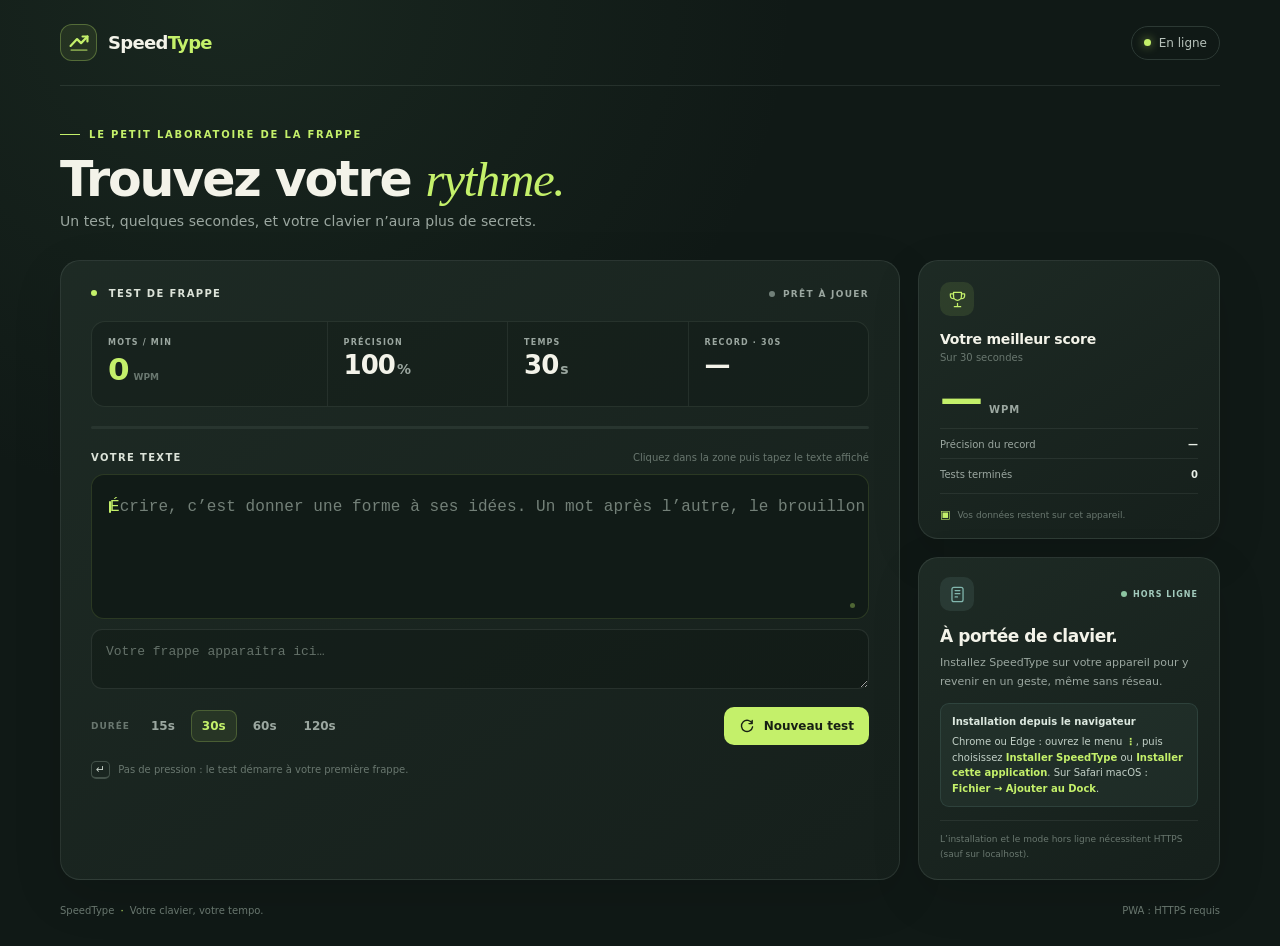
<file: index.html>
<!doctype html>
<html lang="fr">
<head>
  <meta charset="utf-8">
  <meta name="viewport" content="width=device-width, initial-scale=1, viewport-fit=cover">
  <meta name="theme-color" content="#101916">
  <meta name="description" content="Entraînez votre vitesse de frappe avec SpeedType, même hors ligne.">
  <meta name="application-name" content="SpeedType">
  <meta name="apple-mobile-web-app-capable" content="yes">
  <meta name="apple-mobile-web-app-title" content="SpeedType">
  <meta name="apple-mobile-web-app-status-bar-style" content="black-translucent">
  <meta name="mobile-web-app-capable" content="yes">
  <meta name="color-scheme" content="dark">
  <link rel="manifest" href="./manifest.json">
  <link rel="icon" type="image/png" sizes="192x192" href="./icons/icon-192.png">
  <link rel="apple-touch-icon" href="./icons/apple-touch-icon.png">
  <link rel="stylesheet" href="./styles.css">
  <title>SpeedType — Le rythme est à vous</title>
</head>
<body>
  <div class="app-shell">
    <header class="topbar">
      <a class="brand" href="./" aria-label="SpeedType, accueil">
        <span class="brand-mark" aria-hidden="true"><svg viewBox="0 0 40 40" fill="none"><path d="M7 24.5 17 14l6.2 6.2L33 10" stroke="currentColor" stroke-width="3.4" stroke-linecap="round" stroke-linejoin="round"/><path d="M25.5 10H33v7.5" stroke="currentColor" stroke-width="3.4" stroke-linecap="round" stroke-linejoin="round"/><path d="M8 31h24" stroke="currentColor" stroke-width="2.4" stroke-linecap="round" opacity=".55"/></svg></span>
        <span class="brand-name">Speed<span>Type</span></span>
      </a>
      <div class="header-actions">
        <span class="connection-pill" id="connectionStatus"><span class="status-dot"></span><span id="connectionLabel">En ligne</span></span>
        <button class="button button-install" id="installButton" type="button" hidden><svg viewBox="0 0 20 20" aria-hidden="true"><path d="M10 2v10m0 0 4-4m-4 4L6 8M3 14v3h14v-3"/></svg> Installer SpeedType</button>
      </div>
    </header>

    <main>
      <section class="intro" aria-labelledby="pageTitle">
        <div class="eyebrow"><span class="eyebrow-line"></span> LE PETIT LABORATOIRE DE LA FRAPPE</div>
        <h1 id="pageTitle">Trouvez votre <em>rythme.</em></h1>
        <p class="intro-copy">Un test, quelques secondes, et votre clavier n’aura plus de secrets.</p>
      </section>

      <section class="update-banner" id="updateBanner" hidden aria-live="polite">
        <span class="update-symbol" aria-hidden="true">↻</span>
        <div><strong>Une mise à jour de SpeedType est prête.</strong><span>Vos records et réglages sont conservés.</span></div>
        <button id="updateButton" class="button button-update" type="button">Mettre à jour</button>
        <button id="dismissUpdate" class="icon-button" type="button" aria-label="Plus tard">×</button>
      </section>

      <section class="game-layout" aria-label="Test de vitesse de frappe">
        <div class="game-card">
          <div class="card-topline">
            <div class="section-label"><span class="label-dot"></span> TEST DE FRAPPE</div>
            <div class="run-state" id="runState"><span class="run-dot"></span><span id="runStateText">PRÊT À JOUER</span></div>
          </div>

          <div class="metrics" aria-label="Statistiques en direct">
            <div class="metric metric-primary"><span class="metric-label">MOTS / MIN</span><strong id="wpmValue">0</strong><span class="metric-unit">WPM</span></div>
            <div class="metric"><span class="metric-label">PRÉCISION</span><strong id="accuracyValue">100<span class="metric-small">%</span></strong></div>
            <div class="metric"><span class="metric-label">TEMPS</span><strong id="timeValue">30<span class="metric-small">s</span></strong></div>
            <div class="metric"><span class="metric-label">RECORD · <span id="recordDurationLabel">30</span>S</span><strong id="recordValue">—</strong></div>
          </div>

          <div class="progress-track" aria-hidden="true"><div class="progress-fill" id="progressFill"></div></div>

          <div class="text-label-row"><label for="typingInput" class="section-label">VOTRE TEXTE</label><span class="hint">Cliquez dans la zone puis tapez le texte affiché</span></div>
          <div class="passage-box" id="passageBox" tabindex="0" role="button" aria-label="Texte à recopier. Cliquez pour commencer le test.">
            <p id="passageText" class="passage-text"></p>
            <span class="passage-caret" aria-hidden="true"></span>
          </div>
          <label for="typingInput" class="visually-hidden">Saisissez le texte affiché ci-dessus</label>
          <textarea id="typingInput" class="typing-input" rows="2" autocapitalize="off" autocomplete="off" autocorrect="off" spellcheck="false" placeholder="Votre frappe apparaîtra ici…" aria-describedby="typingHelp"></textarea>
          <span id="typingHelp" class="visually-hidden">Le chronomètre commence dès votre première lettre. Le collage est désactivé pour garder le test équitable.</span>

          <div class="game-controls">
            <div class="duration-control" role="group" aria-label="Durée du test">
              <span class="control-caption">DURÉE</span>
              <button class="duration-button" data-duration="15" type="button" aria-pressed="false">15s</button>
              <button class="duration-button is-selected" data-duration="30" type="button" aria-pressed="true">30s</button>
              <button class="duration-button" data-duration="60" type="button" aria-pressed="false">60s</button>
              <button class="duration-button" data-duration="120" type="button" aria-pressed="false">120s</button>
            </div>
            <button id="restartButton" class="button button-primary" type="button"><svg viewBox="0 0 20 20" aria-hidden="true"><path d="M16.5 7A7 7 0 1 0 17 11M16.5 3v4h-4"/></svg><span>Nouveau test</span></button>
          </div>
          <p class="keyboard-note"><span class="keycap">↵</span> Pas de pression : le test démarre à votre première frappe.</p>
        </div>

        <aside class="side-column">
          <section class="side-card record-card" aria-labelledby="recordHeading">
            <div class="side-icon trophy-icon" aria-hidden="true"><svg viewBox="0 0 24 24"><path d="M8 21h8m-4-4v4m-5-18h10v5a5 5 0 0 1-10 0V3Zm10 2h4v2a4 4 0 0 1-4 4M7 5H3v2a4 4 0 0 0 4 4"/></svg></div>
            <div class="side-card-heading"><h2 id="recordHeading">Votre meilleur score</h2><span id="recordSubheading">Sur 30 secondes</span></div>
            <div class="best-score"><strong id="bestWpm">—</strong><span>WPM</span></div>
            <div class="record-detail"><span>Précision du record</span><strong id="bestAccuracy">—</strong></div>
            <div class="record-detail"><span>Tests terminés</span><strong id="testsCount">0</strong></div>
            <p class="local-note"><span class="lock-icon" aria-hidden="true">▣</span> Vos données restent sur cet appareil.</p>
          </section>

          <section class="side-card install-card" id="installHelpCard" aria-labelledby="installHeading">
            <div class="install-card-top"><div class="side-icon install-icon" aria-hidden="true"><svg viewBox="0 0 24 24"><rect x="5" y="3" width="14" height="18" rx="2.5"/><path d="M9 7h6m-6 4h6m-6 4h3"/></svg></div><span class="offline-tag"><span></span> HORS LIGNE</span></div>
            <h2 id="installHeading">À portée de clavier.</h2>
            <p>Installez SpeedType sur votre appareil pour y revenir en un geste, même sans réseau.</p>
            <div id="iosHelp" class="install-instructions" hidden>
              <strong>Sur iPhone ou iPad · Safari</strong>
              <ol><li>Ouvrez ce site dans Safari.</li><li>Appuyez sur le bouton de partage <span aria-label="partager">□↑</span>.</li><li>Choisissez <b>Sur l’écran d’accueil</b>.</li><li>Confirmez avec <b>Ajouter</b>.</li></ol>
            </div>
            <div id="desktopHelp" class="install-instructions" hidden>
              <strong>Installation depuis le navigateur</strong>
              <p>Chrome ou Edge : ouvrez le menu <b>⋮</b>, puis choisissez <b>Installer SpeedType</b> ou <b>Installer cette application</b>. Sur Safari macOS : <b>Fichier → Ajouter au Dock</b>.</p>
            </div>
            <div id="androidHelp" class="install-instructions" hidden>
              <strong>Installation sur Android</strong>
              <p>Dans Chrome, ouvrez le menu <b>⋮</b> et choisissez <b>Installer l’application</b> ou <b>Ajouter à l’écran d’accueil</b>.</p>
            </div>
            <p id="installStatus" class="install-status" aria-live="polite">Le jeu et vos records fonctionnent aussi hors connexion.</p>
          </section>
        </aside>
      </section>

      <section class="result-panel" id="resultPanel" hidden aria-live="polite">
        <div class="result-mark" aria-hidden="true">✓</div><div class="result-copy"><span class="eyebrow">TEST TERMINÉ</span><h2 id="resultTitle">Bien joué !</h2><p id="resultSummary"></p></div><div class="result-stats"><div><span>WPM</span><strong id="resultWpm">0</strong></div><div><span>PRÉCISION</span><strong id="resultAccuracy">100%</strong></div><div><span>ERREURS</span><strong id="resultErrors">0</strong></div></div>
      </section>

      <footer class="footer"><span>SpeedType <span class="footer-dot">·</span> Votre clavier, votre tempo.</span><span id="pwaStatus">Prêt à jouer</span></footer>
    </main>
  </div>
  <div id="toast" class="toast" role="status" aria-live="polite"></div>
  <script src="./app.js" defer></script>
</body>
</html>
</file>
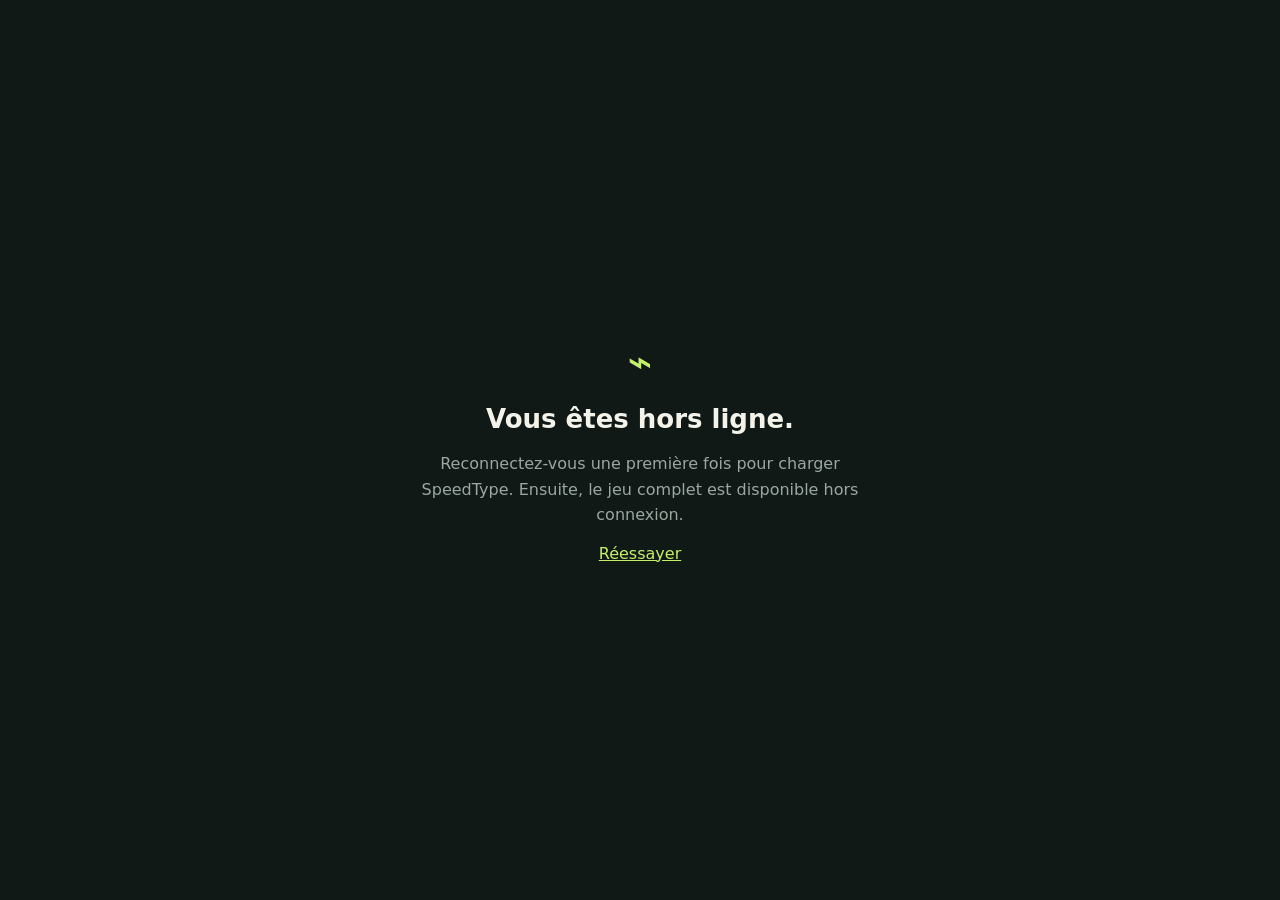
<file: offline.html>
<!doctype html><html lang="fr"><head><meta charset="utf-8"><meta name="viewport" content="width=device-width,initial-scale=1"><meta name="theme-color" content="#101916"><title>Hors ligne · SpeedType</title><style>body{margin:0;min-height:100vh;display:grid;place-items:center;background:#101916;color:#f3f3e9;font:16px system-ui,sans-serif;text-align:center}.box{max-width:440px;padding:32px}.mark{font-size:42px;color:#c4f06a}h1{font-size:26px}p{color:#9ba7a0;line-height:1.6}a{color:#c4f06a}</style></head><body><main class="box"><div class="mark" aria-hidden="true">⌁</div><h1>Vous êtes hors ligne.</h1><p>Reconnectez-vous une première fois pour charger SpeedType. Ensuite, le jeu complet est disponible hors connexion.</p><a href="./">Réessayer</a></main></body></html>
</file>
<file: styles.css>
:root{color-scheme:dark;--bg:#101916;--surface:#17211e;--surface-2:#1d2925;--line:#2c3934;--text:#f3f3e9;--muted:#9ba7a0;--muted-2:#69776f;--accent:#c4f06a;--accent-deep:#8eba3c;--coral:#ff856f;--blue:#82b7ae;--radius:20px;font-family:Inter,ui-sans-serif,system-ui,-apple-system,BlinkMacSystemFont,"Segoe UI",sans-serif;font-synthesis:none;text-rendering:optimizeLegibility}*{box-sizing:border-box}body{margin:0;min-width:320px;background:radial-gradient(ellipse at 18% 0%,rgba(72,111,80,.16),transparent 38%),var(--bg);color:var(--text);min-height:100vh;-webkit-font-smoothing:antialiased}button,textarea{font:inherit}button{touch-action:manipulation}.app-shell{width:min(1160px,calc(100% - 52px));margin:0 auto;padding-bottom:30px}.topbar{height:86px;border-bottom:1px solid rgba(206,223,210,.1);display:flex;align-items:center;justify-content:space-between}.brand{display:inline-flex;align-items:center;gap:11px;text-decoration:none;color:var(--text)}.brand-mark{display:grid;place-items:center;width:37px;height:37px;border:1px solid rgba(196,240,106,.3);border-radius:12px;color:var(--accent);background:rgba(196,240,106,.08)}.brand-mark svg{width:26px;height:26px}.brand-name{font-size:18px;font-weight:750;letter-spacing:-.7px}.brand-name span{color:var(--accent)}.header-actions{display:flex;align-items:center;gap:14px}.connection-pill{display:flex;gap:8px;align-items:center;color:#b7c2bb;font-size:12px;padding:9px 12px;border:1px solid var(--line);border-radius:999px}.status-dot,.run-dot{width:7px;height:7px;border-radius:50%;background:var(--accent);box-shadow:0 0 10px rgba(196,240,106,.65)}.connection-pill.is-offline .status-dot{background:var(--coral);box-shadow:0 0 10px rgba(255,133,111,.55)}.button{border:0;cursor:pointer;display:inline-flex;align-items:center;justify-content:center;gap:9px;transition:transform .16s ease,background .16s ease,color .16s ease}.button:hover{transform:translateY(-1px)}.button:focus-visible,.duration-button:focus-visible,.icon-button:focus-visible,.passage-box:focus-visible,textarea:focus-visible{outline:3px solid rgba(196,240,106,.6);outline-offset:3px}.button-install{border:1px solid rgba(196,240,106,.35);border-radius:11px;background:rgba(196,240,106,.1);color:var(--accent);font-size:12px;font-weight:700;padding:10px 14px}.button-install svg,.button-primary svg{width:16px;height:16px;fill:none;stroke:currentColor;stroke-width:1.7;stroke-linecap:round;stroke-linejoin:round}[hidden]{display:none!important}main{padding-top:43px}.intro{margin-bottom:31px}.eyebrow{display:flex;align-items:center;gap:9px;color:var(--accent);font-size:10px;font-weight:750;letter-spacing:1.8px}.eyebrow-line{width:20px;height:1px;background:var(--accent)}h1{margin:14px 0 8px;font-size:clamp(34px,5vw,49px);line-height:1.05;letter-spacing:-2.1px;font-weight:670}h1 em{font-family:Georgia,serif;font-weight:400;color:var(--accent);letter-spacing:-1.4px}.intro-copy{font-size:14px;color:var(--muted);margin:0;letter-spacing:.05px}.game-layout{display:grid;grid-template-columns:minmax(0,1fr) 302px;gap:18px;align-items:stretch}.game-card,.side-card,.result-panel{background:linear-gradient(145deg,rgba(30,43,37,.98),rgba(22,32,28,.98));border:1px solid rgba(202,220,206,.11);border-radius:var(--radius);box-shadow:0 16px 50px rgba(0,0,0,.12)}.game-card{padding:27px 30px 20px;min-width:0}.card-topline{display:flex;align-items:center;justify-content:space-between;margin-bottom:22px}.section-label{font-size:10px;font-weight:750;letter-spacing:1.35px;color:#dce3d9}.label-dot{display:inline-block;vertical-align:1px;margin-right:7px;width:6px;height:6px;background:var(--accent);border-radius:50%}.run-state{display:flex;gap:8px;align-items:center;font-size:9px;font-weight:750;letter-spacing:1.3px;color:var(--muted)}.run-state .run-dot{width:6px;height:6px;background:#718079;box-shadow:none}.run-state.is-running{color:var(--accent)}.run-state.is-running .run-dot{background:var(--accent);box-shadow:0 0 9px rgba(196,240,106,.6);animation:pulse 1.2s infinite}.run-state.is-done{color:var(--blue)}.run-state.is-done .run-dot{background:var(--blue)}@keyframes pulse{50%{opacity:.3}}.metrics{display:grid;grid-template-columns:1.3fr 1fr 1fr 1fr;border:1px solid rgba(212,226,210,.09);background:rgba(9,16,13,.25);border-radius:14px;overflow:hidden}.metric{min-height:84px;padding:16px 16px 13px;border-left:1px solid rgba(212,226,210,.08);position:relative}.metric:first-child{border-left:0}.metric-label{display:block;color:var(--muted);font-size:8px;font-weight:750;letter-spacing:1.2px;white-space:nowrap}.metric strong{font-size:26px;line-height:1.45;letter-spacing:-1px;font-weight:650;font-variant-numeric:tabular-nums}.metric-primary strong{color:var(--accent);font-size:31px}.metric-unit{color:var(--muted-2);font-size:9px;font-weight:700;margin-left:5px}.metric-small{font-size:14px;color:var(--muted);margin-left:2px}.progress-track{height:3px;background:#28352f;margin:19px 0 23px;border-radius:99px;overflow:hidden}.progress-fill{height:100%;width:0;background:var(--accent);transition:width .15s linear}.text-label-row{display:flex;align-items:center;justify-content:space-between;margin-bottom:11px}.hint{font-size:10px;color:var(--muted-2)}.passage-box{position:relative;min-height:145px;padding:17px 18px;background:#111b17;border:1px solid rgba(196,240,106,.14);border-radius:13px;cursor:text;overflow:hidden}.passage-box:focus{border-color:rgba(196,240,106,.43)}.passage-text{font-family:ui-monospace,SFMono-Regular,Menlo,Monaco,Consolas,monospace;font-size:clamp(14px,1.5vw,16px);line-height:1.95;letter-spacing:.08px;color:#738078;margin:0;user-select:none}.passage-text .correct{color:#dbe6d7}.passage-text .incorrect{color:var(--coral);background:rgba(255,133,111,.13);border-radius:2px}.passage-text .current{position:relative;color:var(--accent)}.passage-text .current:before{content:"";position:absolute;left:-1px;top:3px;bottom:3px;width:2px;background:var(--accent);border-radius:2px;animation:caretBlink 1s steps(2,start) infinite}@keyframes caretBlink{to{visibility:hidden}}.passage-caret{position:absolute;right:13px;bottom:10px;width:5px;height:5px;border-radius:50%;background:rgba(196,240,106,.35)}.typing-input{display:block;resize:vertical;width:100%;height:60px;min-height:60px;max-height:110px;margin-top:10px;padding:12px 14px;border:1px solid rgba(212,226,210,.1);border-radius:11px;background:rgba(9,16,13,.28);color:var(--text);font-family:ui-monospace,SFMono-Regular,Menlo,Monaco,Consolas,monospace;font-size:13px;line-height:1.5;outline:none;transition:border-color .2s}.typing-input::placeholder{color:#647169}.typing-input:focus{border-color:rgba(196,240,106,.36)}.typing-input:disabled{opacity:.6}.game-controls{display:flex;align-items:center;justify-content:space-between;gap:12px;margin-top:18px}.duration-control{display:flex;align-items:center;gap:5px}.control-caption{font-size:9px;font-weight:750;letter-spacing:1px;color:var(--muted-2);margin-right:5px}.duration-button{border:1px solid transparent;background:transparent;color:var(--muted);padding:8px 10px;border-radius:8px;font-size:12px;font-weight:700;cursor:pointer}.duration-button:hover{color:var(--text);background:rgba(255,255,255,.04)}.duration-button.is-selected{color:var(--accent);border-color:rgba(196,240,106,.22);background:rgba(196,240,106,.08)}.button-primary{border-radius:10px;background:var(--accent);color:#172014;padding:11px 15px;font-size:12px;font-weight:800;white-space:nowrap}.button-primary:hover{background:#d5f79a}.keyboard-note{color:var(--muted-2);font-size:10px;margin:16px 0 0}.keycap{display:inline-grid;place-items:center;width:19px;height:18px;margin-right:5px;border:1px solid #435149;border-bottom-width:2px;border-radius:5px;color:#c5d0c7;font-size:11px}.side-column{display:flex;flex-direction:column;gap:18px}.side-card{padding:21px 21px 17px}.record-card{min-height:260px}.side-icon{width:34px;height:34px;border-radius:10px;display:grid;place-items:center}.side-icon svg{width:19px;height:19px;fill:none;stroke:currentColor;stroke-width:1.6;stroke-linecap:round;stroke-linejoin:round}.trophy-icon{color:var(--accent);background:rgba(196,240,106,.1)}.side-card-heading{margin-top:15px}.side-card-heading h2,.install-card h2{font-size:14px;letter-spacing:-.2px;margin:0;font-weight:650}.side-card-heading span{display:block;color:var(--muted-2);font-size:10px;margin-top:5px}.best-score{display:flex;align-items:baseline;gap:8px;margin-top:14px}.best-score strong{font-size:43px;line-height:1;font-weight:630;letter-spacing:-2px;color:var(--accent);font-variant-numeric:tabular-nums}.best-score span{color:var(--muted);font-size:10px;letter-spacing:1px;font-weight:750}.record-detail{display:flex;justify-content:space-between;padding:10px 0 0;margin-top:8px;border-top:1px solid rgba(212,226,210,.08);font-size:10px;color:var(--muted)}.record-detail strong{font-size:10px;color:#e8eee6;font-weight:650}.local-note{display:flex;align-items:center;gap:7px;padding-top:14px;margin:13px 0 0;border-top:1px solid rgba(212,226,210,.08);font-size:9px;color:var(--muted-2)}.lock-icon{color:var(--accent);font-size:11px}.install-card{flex:1;padding-top:19px}.install-card-top{display:flex;align-items:center;justify-content:space-between;margin-bottom:15px}.install-icon{color:var(--blue);background:rgba(130,183,174,.12)}.offline-tag{display:flex;align-items:center;gap:6px;font-size:8px;font-weight:750;letter-spacing:1px;color:#a3cbbd}.offline-tag span{width:6px;height:6px;border-radius:50%;background:#8cc4a1}.install-card h2{font-size:17px;letter-spacing:-.45px}.install-card>p{font-size:11px;color:var(--muted);line-height:1.65;margin:8px 0 0}.install-instructions{padding:10px 11px;margin-top:12px;border-radius:9px;background:rgba(130,183,174,.07);border:1px solid rgba(130,183,174,.14);font-size:10px;color:#c2d0c7;line-height:1.55}.install-instructions strong{color:#dce8df;font-size:10px}.install-instructions p{margin:5px 0 0}.install-instructions ol{margin:7px 0 0;padding-left:18px}.install-instructions li{padding:2px 0}.install-instructions b{color:var(--accent)}.install-status{border-top:1px solid rgba(212,226,210,.08);padding-top:11px!important;margin-top:13px!important;font-size:9px!important;color:var(--muted-2)!important}.update-banner{display:flex;align-items:center;gap:12px;padding:12px 14px;margin:-10px 0 18px;background:rgba(196,240,106,.09);border:1px solid rgba(196,240,106,.26);border-radius:12px}.update-symbol{font-size:20px;color:var(--accent)}.update-banner div{flex:1;display:flex;flex-direction:column;gap:2px}.update-banner strong{font-size:11px}.update-banner div span{font-size:10px;color:var(--muted)}.button-update{background:var(--accent);color:#172014;border-radius:8px;padding:8px 11px;font-size:10px;font-weight:800}.icon-button{border:0;background:transparent;color:var(--muted);font-size:20px;cursor:pointer;padding:4px 7px}.result-panel{display:flex;align-items:center;gap:16px;margin-top:16px;padding:17px 21px;border-color:rgba(196,240,106,.22)}.result-mark{width:35px;height:35px;display:grid;place-items:center;border-radius:50%;background:rgba(196,240,106,.12);color:var(--accent);font-size:19px}.result-copy{flex:1}.result-copy .eyebrow{font-size:8px}.result-copy h2{font-size:16px;margin:3px 0}.result-copy p{font-size:10px;color:var(--muted);margin:0}.result-stats{display:flex;gap:18px}.result-stats div{display:flex;flex-direction:column;gap:4px}.result-stats span{font-size:8px;color:var(--muted-2);letter-spacing:.9px;font-weight:750}.result-stats strong{font-size:16px;font-variant-numeric:tabular-nums}.footer{display:flex;justify-content:space-between;align-items:center;color:#68766e;font-size:10px;margin-top:25px}.footer-dot{color:var(--accent);margin:0 3px}.footer #pwaStatus{color:#68766e}.toast{position:fixed;left:50%;bottom:24px;transform:translate(-50%,15px);opacity:0;pointer-events:none;padding:11px 15px;background:#e2f3c2;color:#182116;border-radius:10px;box-shadow:0 10px 35px rgba(0,0,0,.3);font-size:12px;font-weight:700;transition:all .25s;z-index:10;max-width:calc(100% - 30px);text-align:center}.toast.is-visible{opacity:1;transform:translate(-50%,0)}.visually-hidden{position:absolute!important;width:1px!important;height:1px!important;padding:0!important;margin:-1px!important;overflow:hidden!important;clip:rect(0,0,0,0)!important;white-space:nowrap!important;border:0!important}
@media(max-width:900px){.app-shell{width:min(760px,calc(100% - 38px))}.game-layout{grid-template-columns:minmax(0,1fr) 255px;gap:14px}.game-card{padding:23px 21px 18px}.side-card{padding:18px}.metric{padding:14px 11px}.metric strong{font-size:23px}.metric-primary strong{font-size:28px}.hint{max-width:170px;text-align:right;line-height:1.4}}
@media(max-width:700px){.app-shell{width:calc(100% - 30px);padding-bottom:24px}.topbar{height:70px}.connection-pill{font-size:0;padding:9px}.connection-pill .status-dot{width:8px;height:8px}.button-install{font-size:0;padding:10px}.button-install svg{width:18px;height:18px}main{padding-top:30px}.intro{margin-bottom:22px}.intro-copy{font-size:13px}.game-layout{grid-template-columns:1fr;gap:13px}.game-card{padding:20px 17px 16px}.side-column{display:grid;grid-template-columns:1fr 1fr;gap:12px}.side-card{padding:16px;min-height:unset}.record-card{min-height:unset}.best-score strong{font-size:35px}.install-card h2{font-size:15px}.install-card>p{font-size:10px}.local-note{font-size:8px}.record-detail{font-size:9px}.record-detail strong{font-size:9px}.side-card-heading h2{font-size:12px}.side-card-heading span{font-size:9px}.metrics{grid-template-columns:1.2fr 1fr 1fr 1fr}.metric{min-height:74px;padding:12px 8px}.metric-label{font-size:7px;letter-spacing:.7px}.metric strong{font-size:21px}.metric-primary strong{font-size:25px}.metric-unit{font-size:8px;margin-left:2px}.text-label-row{align-items:flex-start}.hint{font-size:9px}.passage-box{min-height:139px;padding:14px}.passage-text{font-size:14px;line-height:1.85}.game-controls{align-items:flex-end}.duration-control{gap:2px}.control-caption{font-size:8px;margin-right:1px}.duration-button{padding:8px 7px;font-size:11px}.button-primary{padding:10px 11px;font-size:11px}.keyboard-note{font-size:9px}.result-panel{flex-wrap:wrap;gap:10px;padding:14px}.result-copy{min-width:calc(100% - 55px)}.result-stats{width:100%;justify-content:space-around;padding-top:10px;border-top:1px solid rgba(212,226,210,.08)}.footer{font-size:9px;margin-top:19px}}
@media(max-width:430px){.side-column{grid-template-columns:1fr}.install-card{min-height:0}.record-card{display:grid;grid-template-columns:42px 1fr;column-gap:8px;align-items:start}.record-card>.side-icon{grid-row:1 / span 2}.record-card .side-card-heading{margin-top:3px}.record-card .best-score{grid-column:2;margin-top:8px}.record-card .record-detail,.record-card .local-note{grid-column:1 / -1}.metrics .metric:last-child{display:none}.metrics{grid-template-columns:1.2fr 1fr 1fr}.metric{padding-left:11px}.game-card{padding-inline:14px}.hint{max-width:125px}.header-actions{gap:8px}.duration-button{padding-inline:6px}.control-caption{display:none}}
@media(prefers-reduced-motion:reduce){*,*::before,*::after{animation-duration:.01ms!important;animation-iteration-count:1!important;scroll-behavior:auto!important;transition-duration:.01ms!important}}
</file>
